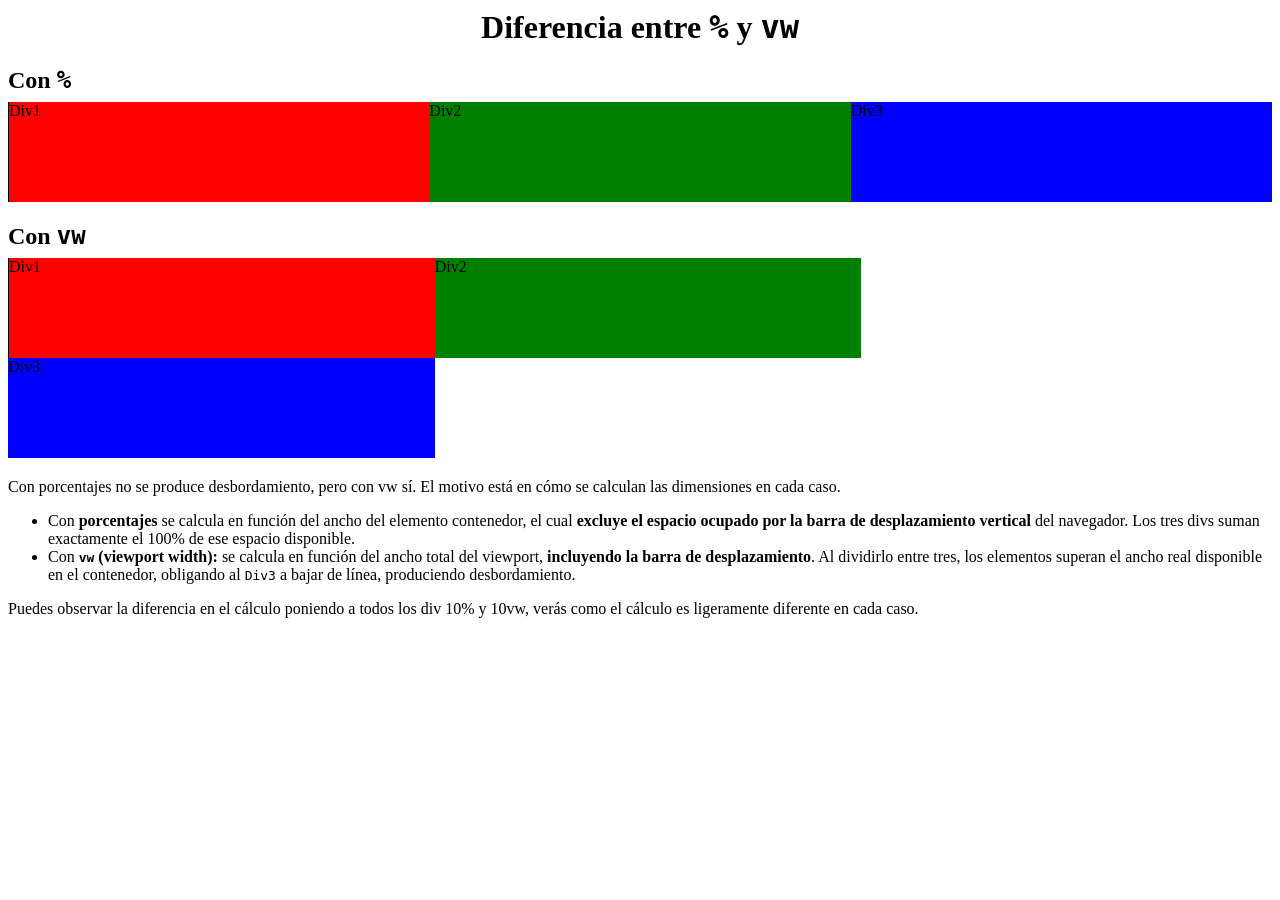
<file: 1. Maquetación Tradicional/vw-vs-porcentajes.html>
<!DOCTYPE html>
<html lang="es">

<head>
  <meta charset="UTF-8">
  <meta name="viewport" content="width=device-width, initial-scale=1.0">
  <title>Diferencia entre % y vw</title>
  <style>
    * {
      box-sizing: border-box;
    }

    h1 {
      margin: 0;
      font-size: 2rem;
      text-align: center;
    }

    h2 {
      font-size: 1.5rem;
      margin-bottom: 0.5rem;
    }

    .contenedor {
      display: flow-root;
      margin-bottom: 20px;
    }

    .contenedor div {
      float: left;
    }

    .contenedor :nth-child(1) {
      border-left: 1px solid black;
      background-color: red;
    }

    .contenedor :nth-child(2) {
      background-color: green;
    }

    .contenedor :nth-child(3) {
      background-color: blue;
    }

    .con-porcentaje div {
      width: calc(100% / 3);
      /* width: 10%; */
      height: 100px;
    }

    .con-vw div {
      width: calc(100vw / 3);
      /* width: 10vw; */
      height: 100px;
    }
  </style>
</head>

<body>
  <h1>Diferencia entre <code>%</code> y <code>vw</code></h1>
  <h2>Con <code>%</code></h2>
  <div class="contenedor con-porcentaje">
    <div>Div1</div>
    <div>Div2</div>
    <div>Div3</div>
  </div>

  <h2>Con <code>vw</code></h2>
  <div class="contenedor con-vw">
    <div>Div1</div>
    <div>Div2</div>
    <div>Div3</div>
  </div>

  <div class="explicacion">
    <p>Con porcentajes no se produce desbordamiento, pero con vw sí. El motivo está en cómo se calculan las dimensiones en cada caso.</p>
    <ul>
      <li>Con <strong>porcentajes</strong> se calcula en función del ancho del elemento contenedor, el cual <strong>excluye el espacio ocupado por la barra de desplazamiento vertical</strong> del navegador. Los tres divs suman exactamente el 100% de ese espacio disponible.</li>
      <li>Con <strong><code>vw</code> (viewport width):</strong> se calcula en función del ancho total del viewport, <strong>incluyendo la barra de desplazamiento</strong>. Al dividirlo entre tres, los elementos superan el ancho real disponible en el contenedor, obligando al <code>Div3</code> a bajar de línea, produciendo desbordamiento.</li>
    </ul>

    <p>Puedes observar la diferencia en el cálculo poniendo a todos los div 10% y 10vw, verás como el cálculo es ligeramente diferente en cada caso.</p>
  </div>

</body>

</html>
</file>
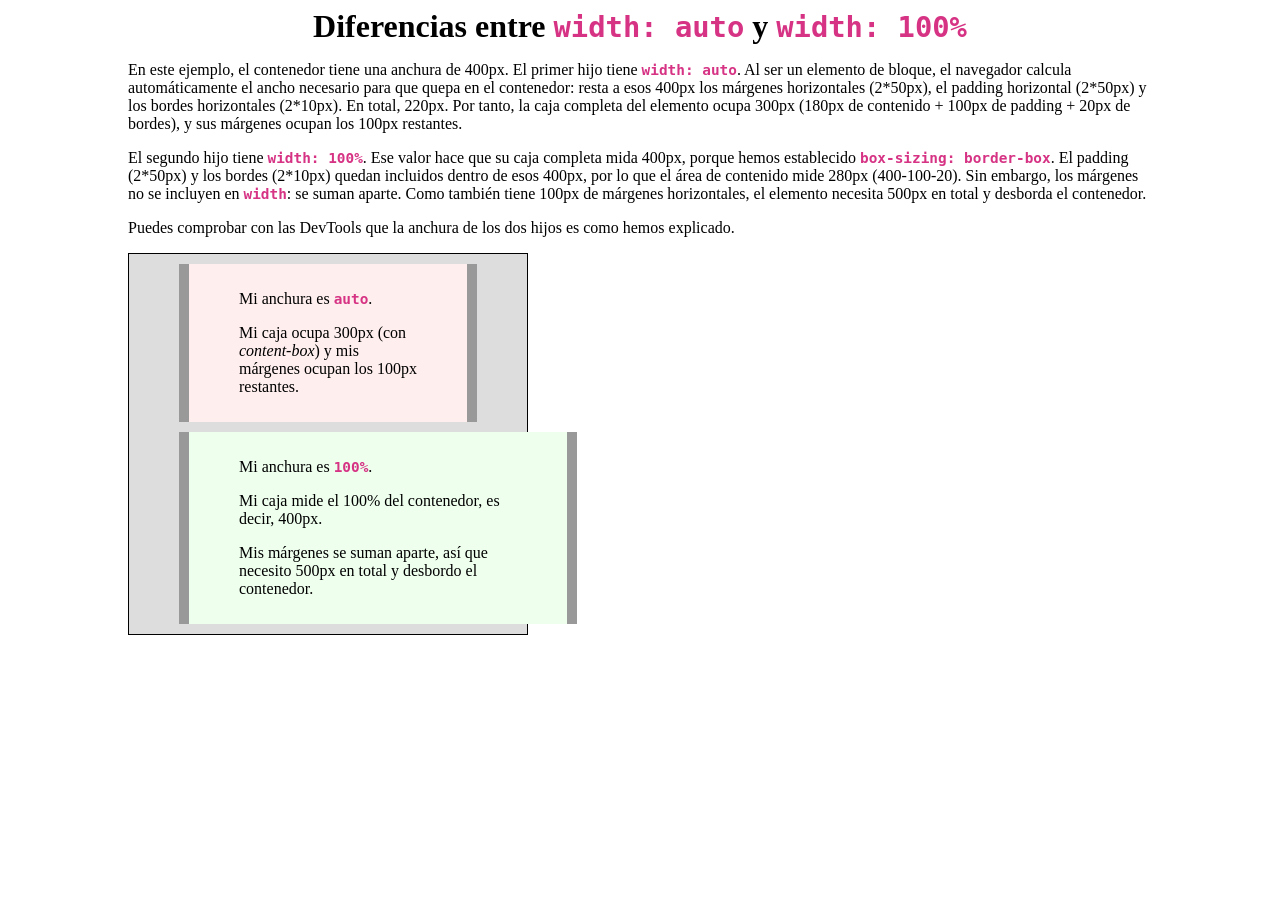
<file: 1. Maquetación Tradicional/width-auto-vs-100pc.html>
<!DOCTYPE html>
<html lang="en">

<head>
  <meta charset="UTF-8">
  <meta name="viewport" content="width=device-width, initial-scale=1.0">
  <title>width: auto vs. 100%</title>
  <style>
    * {
      box-sizing: border-box;
    }

    h1 {
      margin: 0;
      text-align: center;
    }

    #container {
      max-width: 1024px;
      margin: 0 auto;
    }

    #container-ejemplo {
      width: 400px;
      padding: 0;
      background: #ddd;
      border: 1px solid black;
      margin-bottom: 20px;
    }

    #container-ejemplo>* {
      margin: 10px 50px;
      padding: 10px 50px;
      border-color: #999;
      border-style: solid;
      border-width: 0 10px;
    }

    #container-ejemplo > *:nth-child(1) {
      width: auto;
      background: #fee;
    }

    #container-ejemplo > *:nth-child(2) {
      width: 100%;
      background: #efe;
    }

    code {
      color: #d63384;
      font-size: 0.9em;
      font-weight: bold;
      word-wrap: break-word;
      background-color: transparent;
      font-family: "Roboto Mono", monospace;
    }
  </style>
</head>

<body>

  <div id="container">
    <h1>Diferencias entre <code>width: auto</code> y <code>width: 100%</code></h1>

    <p>En este ejemplo, el contenedor tiene una anchura de 400px. El primer hijo tiene <code>width: auto</code>. Al ser un elemento de bloque, el navegador calcula automáticamente el ancho necesario para que quepa en el contenedor: resta a esos 400px los márgenes horizontales (2*50px), el padding horizontal (2*50px) y los bordes horizontales (2*10px). En total, 220px. Por tanto, la caja completa del elemento ocupa 300px (180px de contenido + 100px de padding + 20px de bordes), y sus márgenes ocupan los 100px restantes.</p>

    <p>El segundo hijo tiene <code>width: 100%</code>. Ese valor hace que su caja completa mida 400px, porque hemos establecido <code>box-sizing: border-box</code>. El padding (2*50px) y los bordes (2*10px) quedan incluidos dentro de esos 400px, por lo que el área de contenido mide 280px (400-100-20). Sin embargo, los márgenes no se incluyen en <code>width</code>: se suman aparte. Como también tiene 100px de márgenes horizontales, el elemento necesita 500px en total y desborda el contenedor.</p>

    <p>Puedes comprobar con las DevTools que la anchura de los dos hijos es como hemos explicado.</p>

    <div id="container-ejemplo">
      <div>
        <p>Mi anchura es <code>auto</code>.</p>
        <p>Mi caja ocupa 300px (con <i>content-box</i>) y mis márgenes ocupan los 100px restantes.</p>
      </div>

      <div>
        <p>Mi anchura es <code>100%</code>.</p>
        <p>Mi caja mide el 100% del contenedor, es decir, 400px.</p>
        <p>Mis márgenes se suman aparte, así que necesito 500px en total y desbordo el contenedor.</p>
      </div>
    </div>

  </div>

</body>

</html>
</file>
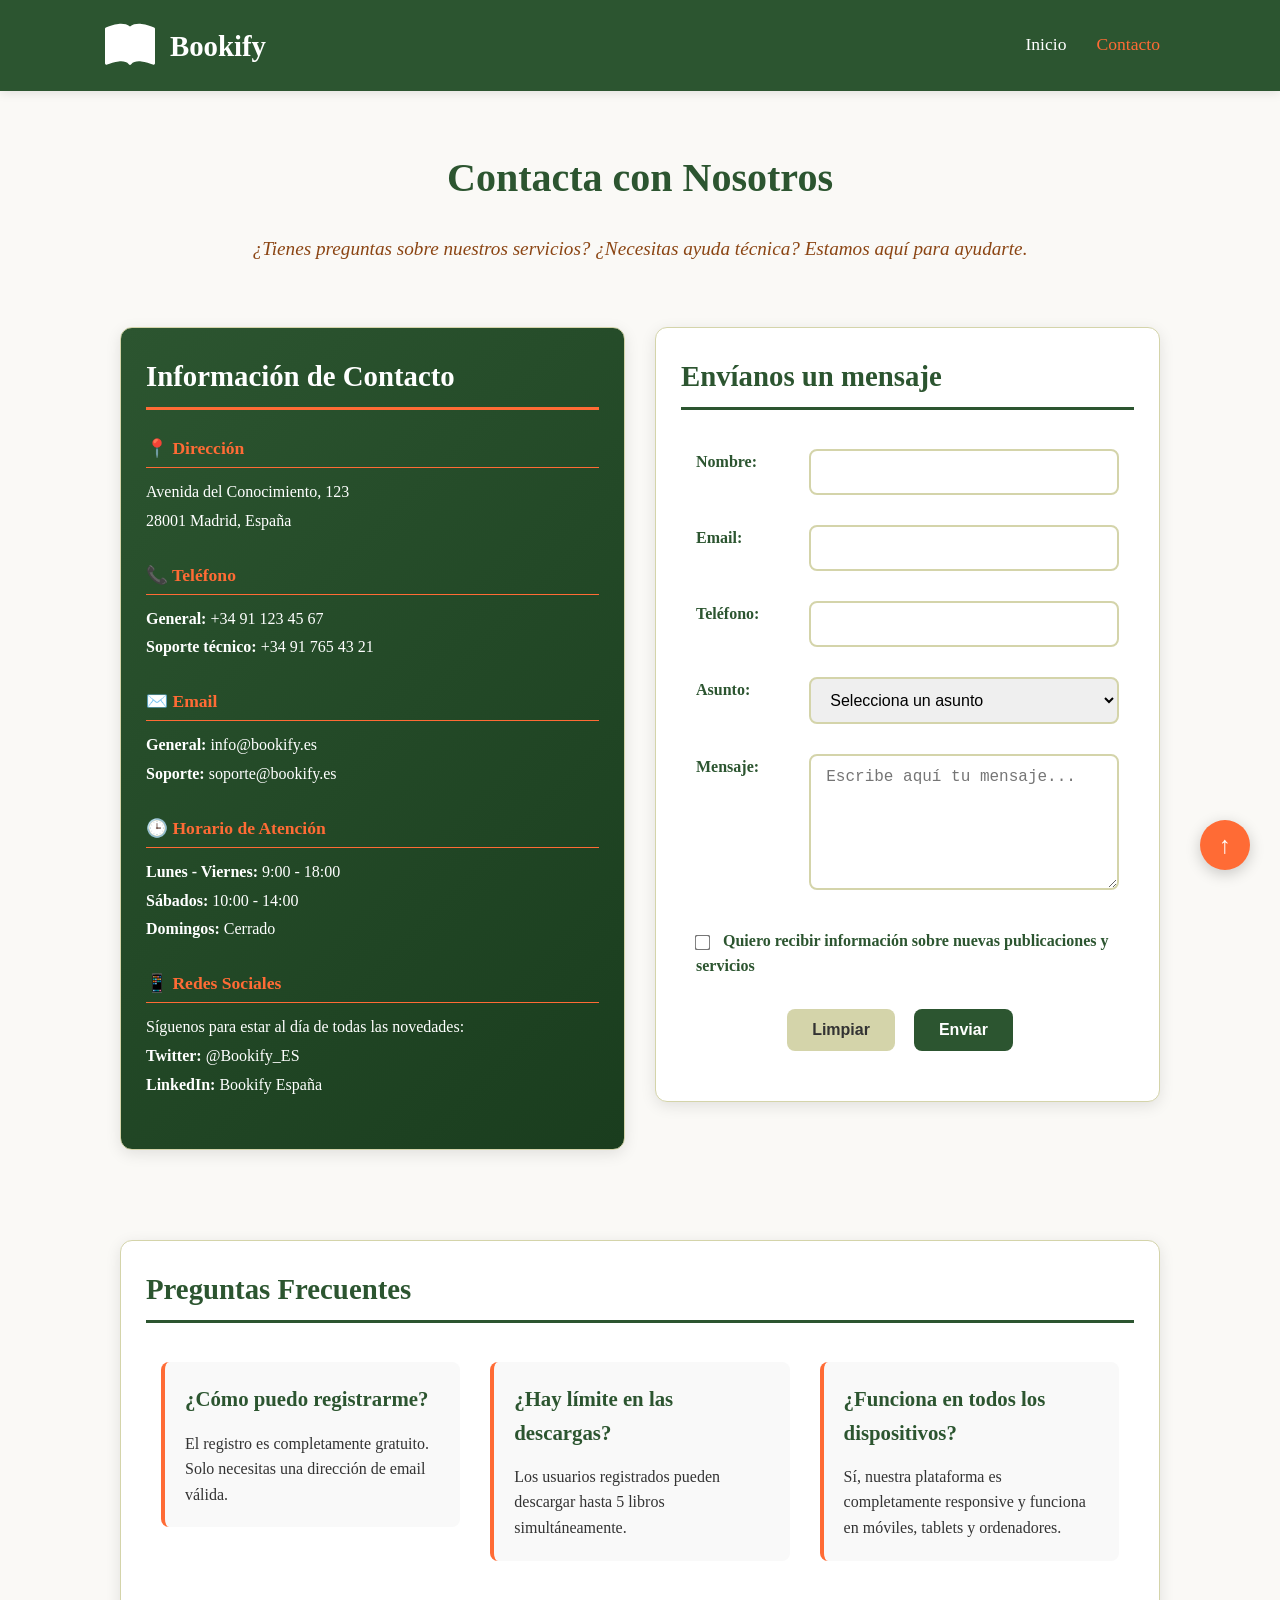
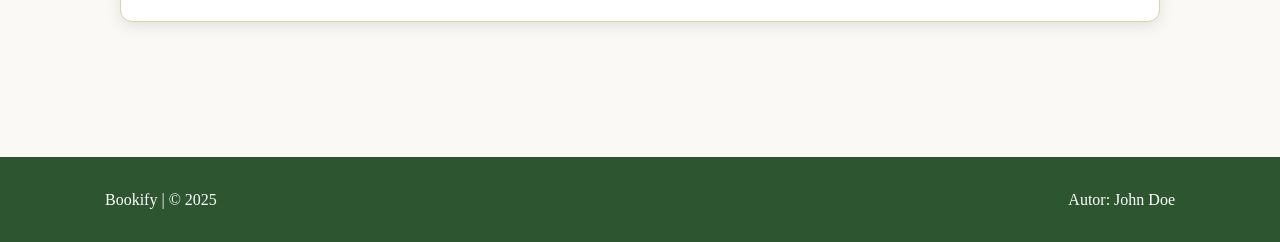
<file: PRÁCTICAS/P1. Maq. Tradicional (26-27)/Solución/contacto.html>
<!DOCTYPE html>
<html lang="es">

<head>
  <meta charset="UTF-8">
  <meta name="viewport" content="width=device-width, initial-scale=1.0">
  <title>Contacto - Bookify</title>
  <link rel="stylesheet" href="css/styles.css">
  <link rel="stylesheet" href="css/columnas.css">
</head>

<body>
  <header>
    <nav class="container clearfix">
      <a href="index.html" class="logo f-left">
        <img src="img/logo.svg" alt="Bookify Logo"><span>Bookify</span>
      </a>
      <a href="contacto.html" class="active f-right link">Contacto</a>
      <a href="index.html" class="f-right link">Inicio</a>
    </nav>
  </header>

  <main>
    <div class="container">
      <!-- Título principal -->
      <div class="row">
        <div class="col-12">
          <h1>Contacta con Nosotros</h1>
          <p class="intro-text">¿Tienes preguntas sobre nuestros servicios? ¿Necesitas ayuda técnica? Estamos aquí para ayudarte.</p>
        </div>
      </div>

      <!-- Contenido principal -->
      <div class="row">
        <!-- Información de contacto -->
        <div class="col-md-5 col-lg-6">
          <section class="card contact-info">
            <h2>Información de Contacto</h2>

            <div class="contact-item">
              <h3>📍 Dirección</h3>
              <p>Avenida del Conocimiento, 123<br>
                28001 Madrid, España</p>
            </div>

            <div class="contact-item">
              <h3>📞 Teléfono</h3>
              <p><strong>General:</strong> +34 91 123 45 67<br>
                <strong>Soporte técnico:</strong> +34 91 765 43 21
              </p>
            </div>

            <div class="contact-item">
              <h3>✉️ Email</h3>
              <p><strong>General:</strong> info@bookify.es<br>
                <strong>Soporte:</strong> soporte@bookify.es
              </p>
            </div>

            <div class="contact-item">
              <h3>🕒 Horario de Atención</h3>
              <p><strong>Lunes - Viernes:</strong> 9:00 - 18:00<br>
                <strong>Sábados:</strong> 10:00 - 14:00<br>
                <strong>Domingos:</strong> Cerrado
              </p>
            </div>

            <div class="contact-item">
              <h3>📱 Redes Sociales</h3>
              <p>Síguenos para estar al día de todas las novedades:<br>
                <strong>Twitter:</strong> @Bookify_ES<br>
                <strong>LinkedIn:</strong> Bookify España
              </p>
            </div>
          </section>
        </div>

        <!-- Formulario de contacto -->
        <div class="col-md-7 col-lg-6">
          <section class="card contact-form-section">
            <h2>Envíanos un mensaje</h2>

            <form class="contact-form" action="#" method="post">
              <div class="row">
                <div class="col-sm-3 col-lg-3">
                  <label for="nombre">Nombre:</label>
                </div>
                <div class="col-sm-9 col-lg-9">
                  <input type="text" id="nombre" name="nombre" required>
                </div>
              </div>

              <div class="row">
                <div class="col-sm-3 col-lg-3">
                  <label for="email">Email:</label>
                </div>
                <div class="col-sm-9 col-lg-9">
                  <input type="email" id="email" name="email" required>
                </div>
              </div>

              <div class="row">
                <div class="col-sm-3 col-lg-3">
                  <label for="telefono">Teléfono:</label>
                </div>
                <div class="col-sm-9 col-lg-9">
                  <input type="tel" id="telefono" name="telefono">
                </div>
              </div>

              <div class="row">
                <div class="col-sm-3 col-lg-3">
                  <label for="asunto">Asunto:</label>
                </div>
                <div class="col-sm-9 col-lg-9">
                  <select id="asunto" name="asunto" required>
                    <option value="">Selecciona un asunto</option>
                    <option value="soporte">Soporte técnico</option>
                    <option value="sugerencia">Sugerencias</option>
                    <option value="colaboracion">Colaboración</option>
                    <option value="otro">Otro</option>
                  </select>
                </div>
              </div>

              <div class="row">
                <div class="col-sm-3 col-lg-3">
                  <label for="mensaje">Mensaje:</label>
                </div>
                <div class="col-sm-9 col-lg-9">
                  <textarea id="mensaje" name="mensaje" rows="6" placeholder="Escribe aquí tu mensaje..." required></textarea>
                </div>
              </div>

              <div class="row">
                <div class="col-12">
                  <label class="checkbox-wrapper">
                    <input type="checkbox" id="newsletter" name="newsletter">
                    <span class="checkmark"></span>
                    Quiero recibir información sobre nuevas publicaciones y servicios
                  </label>
                </div>
              </div>

              <div class="row">
                <div class="col-12">
                  <div class="text-center">
                    <button type="reset" class="btn btn-secondary">Limpiar</button>
                    <button type="submit" class="btn btn-primary">Enviar</button>
                  </div>
                </div>
              </div>
            </form>
          </section>
        </div>
      </div>

      <!-- Sección adicional -->
      <div class="row">
        <div class="col-12">
          <section class="card faq-section">
            <h2>Preguntas Frecuentes</h2>
            <div class="row">
              <div class="col-lg-4">
                <div class="faq-item">
                  <h3>¿Cómo puedo registrarme?</h3>
                  <p>El registro es completamente gratuito. Solo necesitas una dirección de email válida.</p>
                </div>
              </div>
              <div class="col-lg-4">
                <div class="faq-item">
                  <h3>¿Hay límite en las descargas?</h3>
                  <p>Los usuarios registrados pueden descargar hasta 5 libros simultáneamente.</p>
                </div>
              </div>
              <div class="col-lg-4">
                <div class="faq-item">
                  <h3>¿Funciona en todos los dispositivos?</h3>
                  <p>Sí, nuestra plataforma es completamente responsive y funciona en móviles, tablets y ordenadores.</p>
                </div>
              </div>
            </div>
          </section>
        </div>
      </div>
    </div>
  </main>

  <footer>
    <div class="container clearfix">
      <div class="footer-content f-left">
        <p>Bookify | &copy; 2025</p>
      </div>

      <div class="footer-links f-right">
        <span class="footer-author">Autor: John Doe</span>
      </div>
    </div>
  </footer>

  <a href="#" class="scroll-to-top">↑</a>
</body>

</html>
</file>
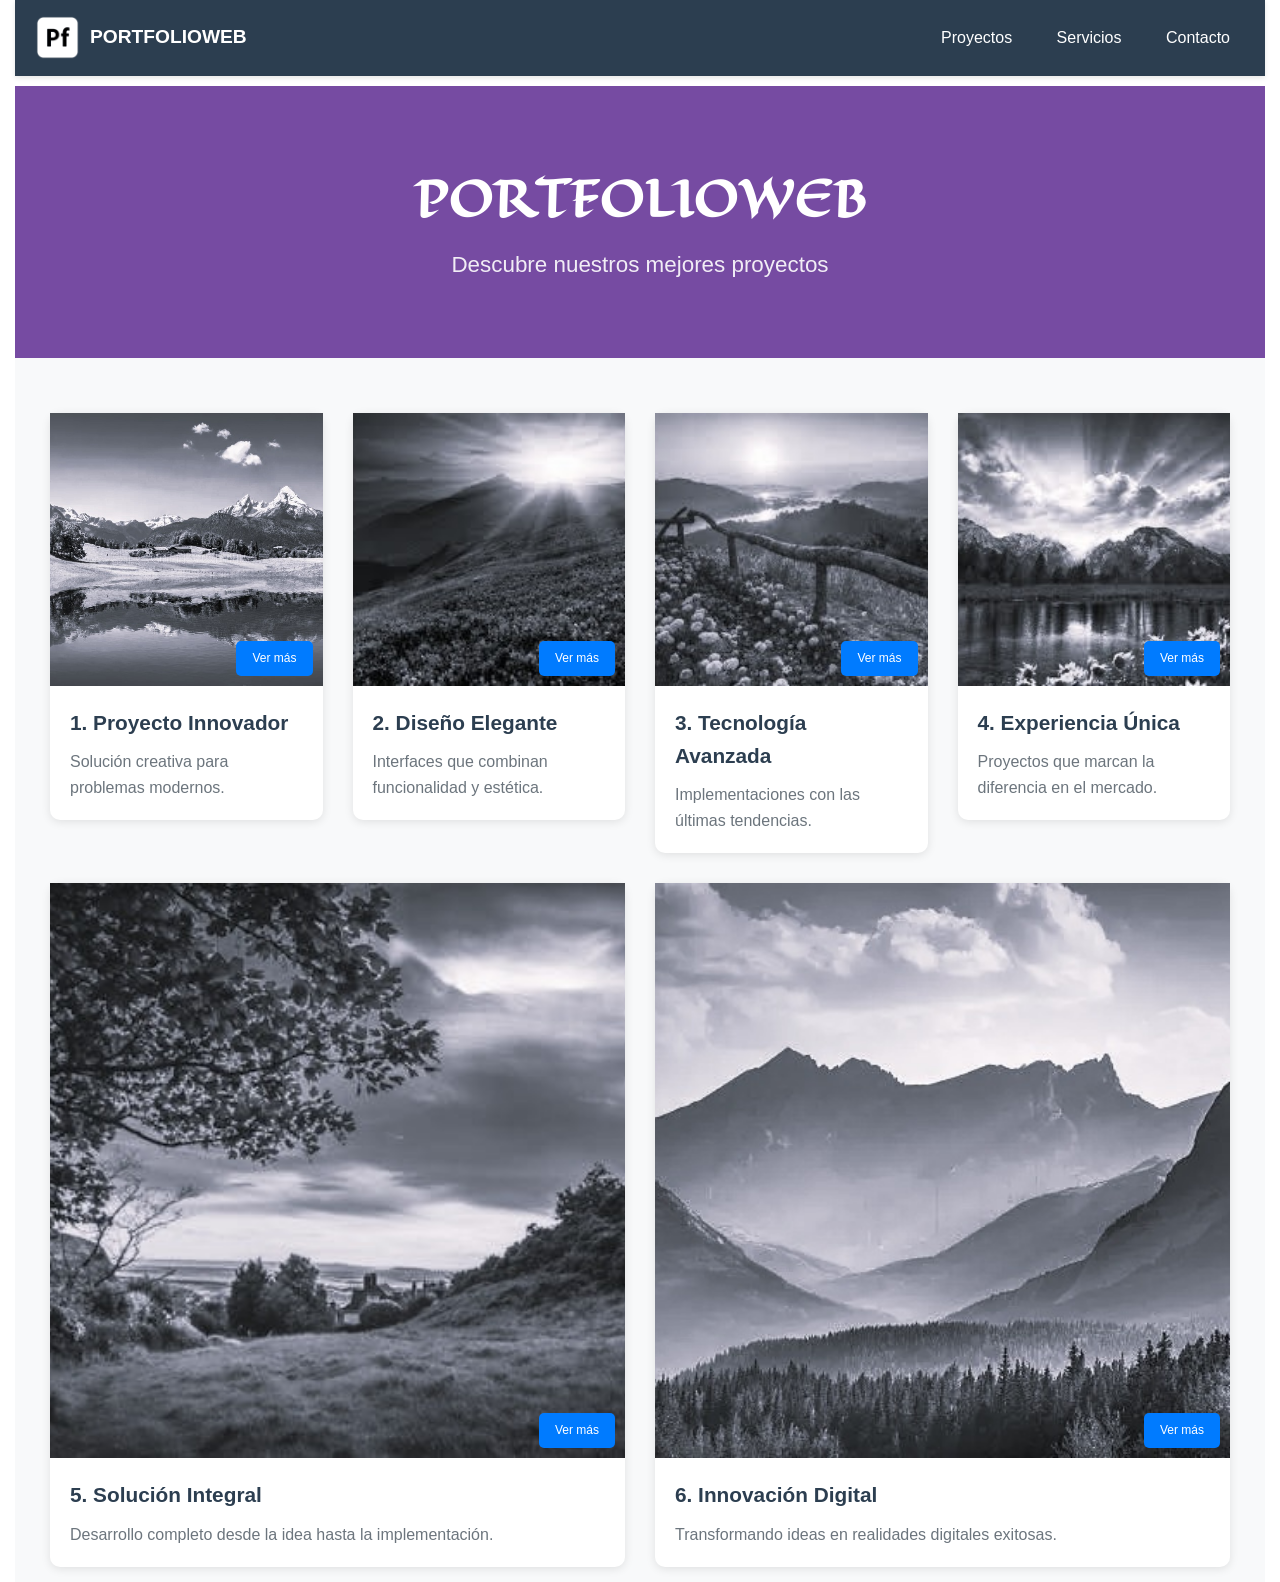
<file: EXAMENES DE OTROS AÑOS/Curso 25-26/2025-11-06. Maq. Trad/Solución/examen-maq-trad.html>
<!DOCTYPE html>
<html lang="es">

<head>
  <meta charset="UTF-8">
  <meta http-equiv="X-UA-Compatible" content="IE=edge">
  <meta name="viewport" content="width=device-width, initial-scale=1.0">
  <title>2025-11-06. Examen Maq. Tradicional</title>
  <link rel="stylesheet" href="css/examen-maq-trad.css">
  <link rel="stylesheet" href="css/columnas.css">

  <!-- Google fonts -->
  <link rel="preconnect" href="https://fonts.googleapis.com">
  <link rel="preconnect" href="https://fonts.gstatic.com" crossorigin>
  <link href="https://fonts.googleapis.com/css2?family=Eagle+Lake&family=Montserrat:ital,wght@0,100..900;1,100..900&display=swap" rel="stylesheet">
</head>

<body>
  <div id="container">
    <header class="clearfix">
      <a href="index.html" class="logo f-left">
        <img src="img/logo.png" alt="logo"><span>PORTFOLIOWEB</span>
      </a>

      <nav class="f-right">
        <a href="proyectos.html" class="nav-link">Proyectos</a>
        <a href="servicios.html" class="nav-link">Servicios</a>
        <a href="contacto.html" class="nav-link">Contacto</a>
      </nav>
    </header>

    <main>
      <section class="hero">
        <div class="row">
          <div class="col-12">
            <h1 class="main-title">PORTFOLIOWEB</h1>
            <p class="subtitle">Descubre nuestros mejores proyectos</p>
          </div>
        </div>
      </section>

      <section class="cards-section">
        <div class="row">
          <div class="col-xl-3 col-sm-4">
            <div class="card">
              <div class="img-container">
                <img src="img/img1.jpg" alt="Proyecto 1">
                <a href="#" class="btn-more">Ver más</a>
              </div>
              <div class="card-content">
                <h3>1. Proyecto Innovador</h3>
                <p>Solución creativa para problemas modernos.</p>
              </div>
            </div>
          </div>

          <div class="col-xl-3 col-sm-4">
            <div class="card">
              <div class="img-container">
                <img src="img/img2.jpg" alt="Proyecto 2">
                <a href="#" class="btn-more">Ver más</a>
              </div>
              <div class="card-content">
                <h3>2. Diseño Elegante</h3>
                <p>Interfaces que combinan funcionalidad y estética.</p>
              </div>
            </div>
          </div>

          <div class="col-xl-3 col-sm-4">
            <div class="card">
              <div class="img-container">
                <img src="img/img3.jpg" alt="Proyecto 3">
                <a href="#" class="btn-more">Ver más</a>
              </div>
              <div class="card-content">
                <h3>3. Tecnología Avanzada</h3>
                <p>Implementaciones con las últimas tendencias.</p>
              </div>
            </div>
          </div>

          <div class="col-xl-3 col-sm-6">
            <div class="card">
              <div class="img-container">
                <img src="img/img4.jpg" alt="Proyecto 4">
                <a href="#" class="btn-more">Ver más</a>
              </div>
              <div class="card-content">
                <h3>4. Experiencia Única</h3>
                <p>Proyectos que marcan la diferencia en el mercado.</p>
              </div>
            </div>
          </div>

          <div class="col-xl-6 col-sm-6">
            <div class="card">
              <div class="img-container">
                <img src="img/img5.jpg" alt="Proyecto 5">
                <a href="#" class="btn-more">Ver más</a>
              </div>
              <div class="card-content">
                <h3>5. Solución Integral</h3>
                <p>Desarrollo completo desde la idea hasta la implementación.</p>
              </div>
            </div>
          </div>

          <div class="col-xl-6 col-sm-12">
            <div class="card">
              <div class="img-container">
                <img src="img/img6.jpg" alt="Proyecto 6">
                <a href="#" class="btn-more">Ver más</a>
              </div>
              <div class="card-content">
                <h3>6. Innovación Digital</h3>
                <p>Transformando ideas en realidades digitales exitosas.</p>
              </div>
            </div>
          </div>
        </div>
      </section>
    </main>
  </div>

</body>

</html>
</file>
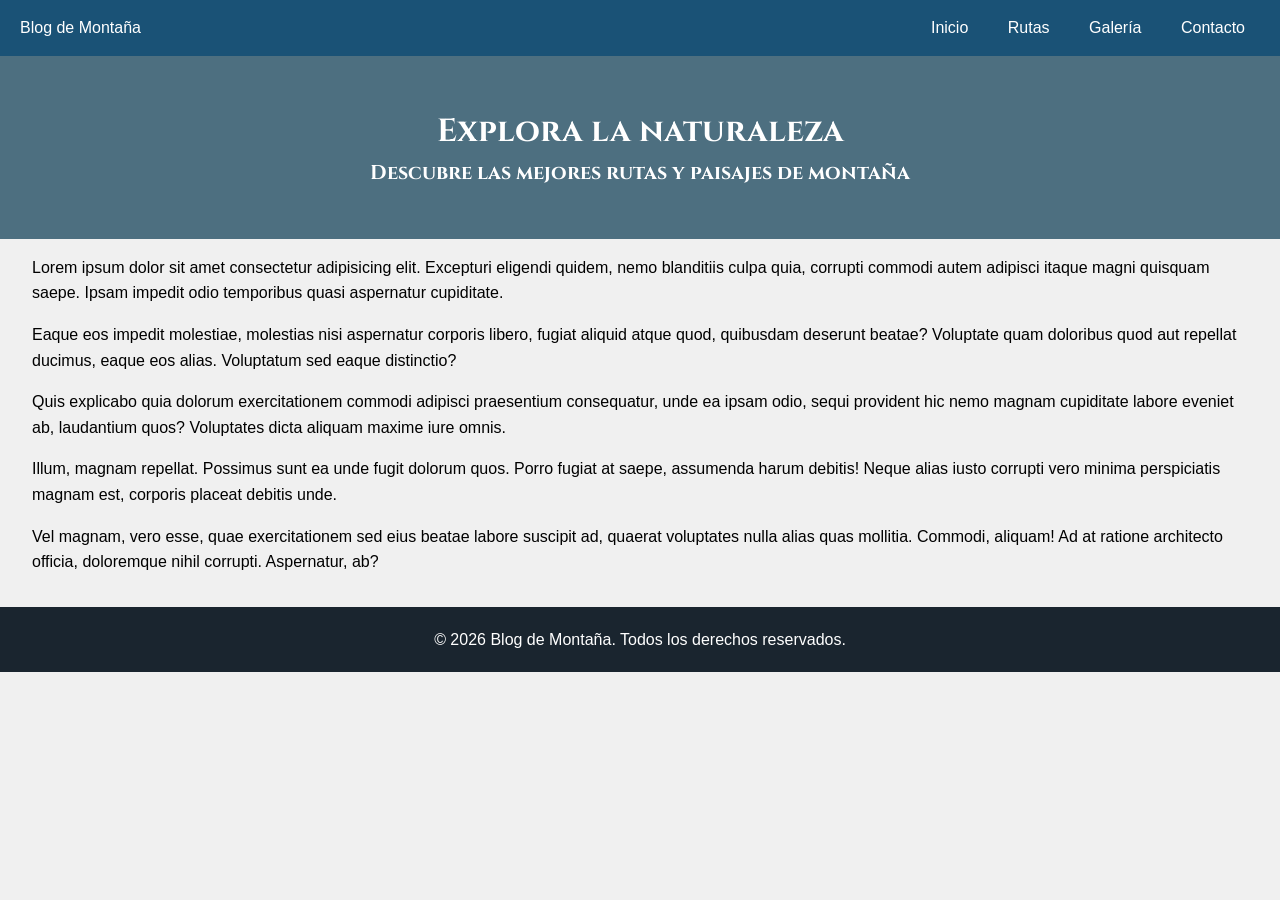
<file: EXAMENES DE OTROS AÑOS/Curso 25-26/2026-03-11. Examen marzo 1. RA1/Solución/examen-ra1-solucion.html>
<!DOCTYPE html>
<html lang="es">

<head>
  <meta charset="UTF-8">
  <meta name="viewport" content="width=device-width, initial-scale=1.0">
  <title>Blog de Montaña</title>
  <link rel="stylesheet" href="examen-ra1-estilos-base.css">
  <link rel="stylesheet" href="examen-ra1-solucion.css">

  <!-- Importamos la fuente "Cinzel" de Google Fonts -->
  <link rel="preconnect" href="https://fonts.googleapis.com">
  <link rel="preconnect" href="https://fonts.gstatic.com" crossorigin>
  <link href="https://fonts.googleapis.com/css2?family=Cinzel:wght@400..900&family=Eagle+Lake&family=Google+Sans+Flex:opsz,wght@6..144,1..1000&family=Montserrat:ital,wght@0,100..900;1,100..900&display=swap" rel="stylesheet">
</head>

<body>
  <header>
    <div>Blog de Montaña</div>
    <nav>
      <a href="#" class="nav-link">Inicio</a>
      <a href="#" class="nav-link">Rutas</a>
      <a href="#" class="nav-link">Galería</a>
      <a href="#" class="nav-link">Contacto</a>
    </nav>
  </header>

  <main>
    <section class="hero">
      <h1>Explora la naturaleza</h1>
      <h2>Descubre las mejores rutas y paisajes de montaña</h2>
    </section>

    <section class="text-content">

      <p>Lorem ipsum dolor sit amet consectetur adipisicing elit. Excepturi eligendi quidem, nemo blanditiis culpa quia, corrupti commodi autem adipisci itaque magni quisquam saepe. Ipsam impedit odio temporibus quasi aspernatur cupiditate.</p>
      <p>Eaque eos impedit molestiae, molestias nisi aspernatur corporis libero, fugiat aliquid atque quod, quibusdam deserunt beatae? Voluptate quam doloribus quod aut repellat ducimus, eaque eos alias. Voluptatum sed eaque distinctio?</p>
      <p>Quis explicabo quia dolorum exercitationem commodi adipisci praesentium consequatur, unde ea ipsam odio, sequi provident hic nemo magnam cupiditate labore eveniet ab, laudantium quos? Voluptates dicta aliquam maxime iure omnis.</p>
      <p>Illum, magnam repellat. Possimus sunt ea unde fugit dolorum quos. Porro fugiat at saepe, assumenda harum debitis! Neque alias iusto corrupti vero minima perspiciatis magnam est, corporis placeat debitis unde.</p>
      <p>Vel magnam, vero esse, quae exercitationem sed eius beatae labore suscipit ad, quaerat voluptates nulla alias quas mollitia. Commodi, aliquam! Ad at ratione architecto officia, doloremque nihil corrupti. Aspernatur, ab?</p>

    </section>
  </main>

  <footer>
    <p>&copy; 2026 Blog de Montaña. Todos los derechos reservados.</p>
  </footer>
</body>

</html>
</file>
<file: PRÁCTICAS/P1. Maq. Tradicional (26-27)/Solución/css/styles.css>
/* Estilos generales */
:root {
  --primary-color: #2c5530;
  --secondary-color: #ff6b35;
  --accent-color: #8b4513;
  --bg-color: #faf9f6;
  --shadow-color: #d4d4aa;
  --text-color: #333;
  --white: #ffffff;
  --hover-primary: #1a3d1e;
  --hover-secondary: #e55a2b;
}

* {
  box-sizing: border-box;
  margin: 0;
  padding: 0;
}

html {
  scroll-behavior: smooth;
}

body {
  font-family: "Georgia", "Times New Roman", serif;
  line-height: 1.6;
  color: var(--text-color);
  background-color: var(--bg-color);
}

h1,
h2,
h3 {
  margin-bottom: 1rem;
  color: var(--primary-color);
  font-weight: bold;
}

h1 {
  font-size: 2.5rem;
  text-align: center;
  margin-bottom: 1.5rem;
}

h2 {
  font-size: 1.8rem;
  border-bottom: 3px solid var(--primary-color);
  padding-bottom: 0.5rem;
  margin-bottom: 1.5rem;
}

h3 {
  font-size: 1.3rem;
  border-bottom: 1px solid var(--shadow-color);
  padding-bottom: 0.3rem;
}

.intro-text {
  font-size: 1.2rem;
  text-align: center;
  color: var(--accent-color);
  margin-bottom: 2rem;
  font-style: italic;
}

/* Utilidades de float */
.f-left {
  float: left;
}

.f-right {
  float: right;
}

.clearfix::after {
  content: "";
  clear: both;
  display: table;
}

/* Utilidades de aspecto */
.aspect-ratio-16-9 {
  aspect-ratio: 16/9;
}

.aspect-ratio-4-3 {
  aspect-ratio: 4/3;
}

.aspect-ratio-2-1 {
  aspect-ratio: 2/1;
}

/* Utilidades de margen */
.mb-0 {
  margin-bottom: 0 !important;
}

.mb-1 {
  margin-bottom: 0.5rem !important;
}

.mb-2 {
  margin-bottom: 1rem !important;
}

.mb-3 {
  margin-bottom: 1.5rem !important;
}

/* Utilidades de padding */
.p-0 {
  padding: 0 !important;
}

.p-1 {
  padding: 0.5rem !important;
}

.p-2 {
  padding: 1rem !important;
}

.p-3 {
  padding: 1.5rem !important;
}

/* Utilidades de width */
.w-100 {
  width: 100% !important;
}

.w-auto {
  width: auto !important;
}

/* Otras utilidades */
.text-center {
  text-align: center !important;
}

.text-right {
  text-align: right !important;
}

.cursor-pointer {
  cursor: pointer !important;
}

/* Container */
.container {
  max-width: 1100px;
  margin: 0 auto;
  padding: 0 15px;
}

/* Header y navegación */
header {
  background-color: var(--primary-color);
  color: var(--white);
  padding: 20px 0;
  position: sticky;
  top: 0;
  z-index: 999;
  box-shadow: 0 2px 10px rgba(0, 0, 0, 0.1);
}

.logo {
  text-decoration: none;
  color: var(--white);
  font-size: 1.8rem;
  font-weight: bold;
}

.logo img {
  width: 50px;
  height: 50px;
  margin-right: 15px;
  vertical-align: middle;
}

.logo span {
  vertical-align: middle;
}

header ul {
  list-style: none;
  height: 50px;
  line-height: 50px;
}

header li {
  display: inline-block;
  margin-left: 30px;
}

header a {
  color: var(--white);
  text-decoration: none;
  font-size: 1.1rem;
  font-weight: 500;
  display: block;
}

header a.link {
  padding: 10px 15px;
}

header a:hover,
header a.active {
  color: var(--secondary-color);
}

/* Main content */
main {
  padding: 40px 0;
  min-height: calc(100vh - 200px);
}

/* Tarjetas */
.card {
  background: var(--white);
  border-radius: 12px;
  padding: 25px;
  margin-bottom: 30px;
  box-shadow: 0 4px 15px rgba(0, 0, 0, 0.1);
  transition: all 0.2s ease;
  border: 1px solid var(--shadow-color);
  position: relative;
  top: 0;
}

.card:hover {
  box-shadow: 0 8px 25px rgba(0, 0, 0, 0.35);
  top: -10px;
}

.card img {
  width: 100%;
  border-radius: 8px;
  margin-bottom: 15px;
  object-fit: cover;
}

/* Libro destacado */
.autor {
  color: var(--accent-color);
  font-style: italic;
  margin-bottom: 10px;
}

.book-meta {
  margin-top: 15px;
}

.book-meta::after {
  content: "";
  clear: both;
  display: table;
}

.genre {
  float: left;
  background: var(--primary-color);
  color: var(--white);
  padding: 5px 12px;
  border-radius: 20px;
  font-size: 0.9rem;
  font-weight: bold;
}

.rating {
  float: right;
  color: var(--secondary-color);
  font-size: 1.2rem;
}

/* Sidebar */
.sidebar-card {
  background: linear-gradient(135deg, var(--white) 0%, #f8f8f8 100%);
}

/* Lista de novedades */
.book-list {
  .book-item {
    padding: 15px 0;
    border-bottom: 1px solid var(--shadow-color);

    &:last-child {
      border-bottom: none;
    }
  }

  img {
    margin-right: 15px;
    border-radius: 4px;
    aspect-ratio: 16/9;
    object-fit: cover;
  }

  strong {
    color: var(--primary-color);
    display: block;
    margin-bottom: 5px;
  }

  p {
    color: var(--accent-color);
    font-size: 0.9rem;
    margin: 0;
  }
}

/* Tarjetas de género */
.genre-card {
  text-align: center;
  /* position: relative; */
  /* overflow: hidden; */
}

.genre-content {
  padding-top: 15px;
}

.book-count {
  display: inline-block;
  background: var(--secondary-color);
  color: var(--white);
  padding: 8px 15px;
  border-radius: 25px;
  font-size: 0.9rem;
  font-weight: bold;
  margin-top: 10px;
}

/* Tarjetas de servicio */
.service-card {
  text-align: center;
}

.service-icon {
  font-size: 3rem;
  margin-bottom: 20px;
  display: block;
}

.service-features {
  list-style: none;
  text-align: left;
  margin-top: 20px;
}

.service-features li {
  padding: 8px 0;
  color: var(--primary-color);
  font-weight: 500;
}

/* Página de contacto */
.contact-info {
  background: linear-gradient(135deg, var(--primary-color) 0%, var(--hover-primary) 100%);
  color: var(--white);
}

.contact-info h2 {
  color: var(--white);
  border-bottom-color: var(--secondary-color);
}

.contact-item {
  margin-bottom: 25px;
}

.contact-item h3 {
  color: var(--secondary-color);
  border-bottom-color: var(--secondary-color);
  font-size: 1.1rem;
  margin-bottom: 10px;
}

.contact-item p {
  margin: 0;
  line-height: 1.8;
}

/* Formulario */
.contact-form-section {
  background: var(--white);
}

.contact-form label {
  font-weight: bold;
  color: var(--primary-color);
  display: block;
}

.contact-form input,
.contact-form select,
.contact-form textarea {
  width: 100%;
  padding: 12px 15px;
  border: 2px solid var(--shadow-color);
  border-radius: 8px;
  font-size: 1rem;
  transition: border-color 0.3s ease, box-shadow 0.3s ease;
}

.contact-form input:focus,
.contact-form select:focus,
.contact-form textarea:focus {
  outline: none;
  border-color: var(--primary-color);
  box-shadow: 0 0 0 3px rgba(44, 85, 48, 0.1);
}

.contact-form textarea {
  resize: vertical;
  min-height: 120px;
}

/* Botones */
.btn {
  display: inline-block;
  padding: 12px 25px;
  border: none;
  border-radius: 8px;
  font-size: 1rem;
  font-weight: bold;
  text-decoration: none;
  cursor: pointer;
  transition: all 0.3s ease;
  margin-right: 15px;
  margin-bottom: 10px;
}

.btn-primary {
  background-color: var(--primary-color);
  color: var(--white);
}

.btn-primary:hover {
  background-color: var(--hover-primary);
}

.btn-secondary {
  background-color: var(--shadow-color);
  color: var(--text-color);
}

.btn-secondary:hover {
  background-color: #c0c09a;
}

/* Checkbox personalizado */
.checkbox-wrapper {
  cursor: pointer;
}

.checkbox-wrapper input[type="checkbox"] {
  width: auto;
  margin: 0 10px 0 0;
  transform: scale(1.2);
  vertical-align: middle;
}

/* FAQ */
.faq-section {
  margin-top: 30px;
}

.faq-item {
  background: #f9f9f9;
  padding: 20px;
  border-radius: 8px;
  border-left: 4px solid var(--secondary-color);
  margin-bottom: 20px;
}

.faq-item h3 {
  color: var(--primary-color);
  margin-bottom: 10px;
  border-bottom: none;
}

/* Footer */
footer {
  background-color: var(--primary-color);
  color: var(--white);
  padding: 30px 0;
  margin-top: 50px;
}

.footer-content {
  overflow: hidden;
}

.footer-content p {
  margin: 0;
  font-size: 1rem;
  float: left;
}

.footer-links {
  float: right;
}

.footer-links::after {
  content: "";
  clear: both;
  display: table;
}

.footer-link {
  display: inline-block;
  vertical-align: middle;
  color: var(--white);
  text-decoration: none;
  margin-left: 25px;
  font-size: 0.9rem;
  transition: color 0.3s ease;
  position: relative;
  padding-left: 10px;
}

.footer-link:hover {
  color: var(--secondary-color);
}

.footer-link:hover::before {
  content: "";
  position: absolute;
  left: 0;
  top: 0;
  bottom: 0;
  width: 5px;
  background-color: var(--white);
}

.footer-link img {
  width: 20px;
  height: 20px;
  margin-right: 8px;
}

/* Scroll to top */
.scroll-to-top {
  position: fixed;
  bottom: 30px;
  right: 30px;
  background-color: var(--secondary-color);
  color: var(--white);
  width: 50px;
  height: 50px;
  border-radius: 50%;
  text-align: center;
  line-height: 50px;
  text-decoration: none;
  font-size: 1.5rem;
  font-weight: bold;
  transition: all 0.3s ease;
  box-shadow: 0 4px 15px rgba(0, 0, 0, 0.2);
  z-index: 1000;
}

.scroll-to-top:hover {
  background-color: var(--hover-secondary);
  box-shadow: 0 6px 20px rgba(0, 0, 0, 0.3);
}

/* Responsive adjustments */
@media (max-width: 899px) {
  .contact-form label {
    text-align: left;
  }
}

@media (max-width: 599px) {
  .scroll-to-top {
    display: none;
  }

  header ul {
    display: block;
    text-align: right;
    height: auto;
    line-height: normal;
  }

  header li {
    display: block;
    margin: 5px 0;
    text-align: right;
  }

  .footer-links {
    float: none;
    text-align: right;
  }

  .footer-link {
    display: block;
    margin: 5px 0;
  }

  h1 {
    font-size: 2rem;
  }

  .intro-text {
    font-size: 1rem;
  }

  .btn {
    display: block;
    width: 100%;
    margin-right: 0;
    text-align: center;
  }
}

.d-none {
  display: none !important;
}
</file>
<file: PRÁCTICAS/P1. Maq. Tradicional (26-27)/Solución/css/columnas.css>
.row::after {
  content: "";
  clear: both;
  display: table;
}

[class*="col-"] {
  float: left;
  width: 100%;
  padding: 15px;
}

@media (min-width: 600px) {
  /* Para centrar la última card hacemos que no flote y lo centramos */
  .card-last {
    clear: both;
    float: none;
    margin: 0 auto;
  }

  .col-sm-1 {
    width: 8.33%;
  }
  .col-sm-2 {
    width: 16.66%;
  }
  .col-sm-3 {
    width: 25%;
  }
  .col-sm-4 {
    width: 33.33%;
  }
  .col-sm-5 {
    width: 41.66%;
  }
  .col-sm-6 {
    width: 50%;
  }
  .col-sm-7 {
    width: 58.33%;
  }
  .col-sm-8 {
    width: 66.66%;
  }
  .col-sm-9 {
    width: 75%;
  }
  .col-sm-10 {
    width: 83.33%;
  }
  .col-sm-11 {
    width: 91.66%;
  }
  .col-sm-12 {
    width: 100%;
  }
}

@media (min-width: 750px) {
  .card-last {
    clear: none;
    float: left;
  }

  .col-md-1 {
    width: 8.33%;
  }
  .col-md-2 {
    width: 16.66%;
  }
  .col-md-3 {
    width: 25%;
  }
  .col-md-4 {
    width: 33.33%;
  }
  .col-md-5 {
    width: 41.66%;
  }
  .col-md-6 {
    width: 50%;
  }
  .col-md-7 {
    width: 58.33%;
  }
  .col-md-8 {
    width: 66.66%;
  }
  .col-md-9 {
    width: 75%;
  }
  .col-md-10 {
    width: 83.33%;
  }
  .col-md-11 {
    width: 91.66%;
  }
  .col-md-12 {
    width: 100%;
  }
}

@media (min-width: 900px) {
  .col-lg-1 {
    width: 8.33%;
  }
  .col-lg-2 {
    width: 16.66%;
  }
  .col-lg-3 {
    width: 25%;
  }
  .col-lg-4 {
    width: 33.33%;
  }
  .col-lg-5 {
    width: 41.66%;
  }
  .col-lg-6 {
    width: 50%;
  }
  .col-lg-7 {
    width: 58.33%;
  }
  .col-lg-8 {
    width: 66.66%;
  }
  .col-lg-9 {
    width: 75%;
  }
  .col-lg-10 {
    width: 83.33%;
  }
  .col-lg-11 {
    width: 91.66%;
  }
  .col-lg-12 {
    width: 100%;
  }
}
</file>
<file: EXAMENES DE OTROS AÑOS/Curso 25-26/2025-11-06. Maq. Trad/Solución/css/examen-maq-trad.css>
/* Custom properties */
:root {
  --header-bg-color: #2c3e50;
  --font-family-body: Arial, "sans-serif";
}

/* Reset básico */
* {
  margin: 0;
  padding: 0;
  box-sizing: border-box;
}

body {
  font-family: var(--font-family-body);
  line-height: 1.6;
}

.f-left {
  float: left;
}

.f-right {
  float: right;
}

h1 {
  font-family: "Eagle Lake";
  font-weight: 400;
  font-style: normal;
}

#container {
  width: 100%;
  max-width: 1250px;
  margin: 0 auto;
}

/* Header */
header {
  background-color: var(--header-bg-color);
  color: #fff;
  padding: 15px 20px;
  position: sticky;
  top: 0;
  left: 0;
  z-index: 9999;
  box-shadow: 0 2px 5px rgba(0, 0, 0, 0.1);
}

.logo {
  text-decoration: none;
  color: #fff;
  font-weight: bold;
  font-size: 1.2em;
}

.logo img {
  height: 45px;
  margin-right: 10px;
  vertical-align: middle;
}

.nav-link {
  color: white;
  text-decoration: none;
  padding: 10px 15px;
  margin-left: 10px;
  display: inline-block;
  border-radius: 5px;
}

.nav-link:hover {
  background-color: rgba(255, 255, 255, 0.2);
}

/* Main */
main {
  background-color: #f8f9fa;
  padding: 0;
  margin-top: 10px;
}

/* Hero section */
.hero {
  text-align: center;
  padding: 40px 0;
  background-color: #764ba2;
  color: white;
  margin-bottom: 40px;
}

.main-title {
  font-size: 2.5em;
  margin-bottom: 10px;
  font-weight: bold;
}

.subtitle {
  font-size: 1.2em;
  opacity: 0.9;
}

/* Cards section */
.cards-section {
  padding: 0 20px;
}

.card {
  background: white;
  border-radius: 10px;
  box-shadow: 0 2px 10px rgba(0, 0, 0, 0.1);
}

.card:hover {
  box-shadow: 0 5px 20px rgba(0, 0, 0, 0.25);
}

.img-container {
  width: 100%;
  position: relative;
}

.img-container img {
  width: 100%;
  height: auto;
  display: block;
  aspect-ratio: 1/1;
  object-fit: cover; /* Evita distorsión manteniendo la proporción */
}

a.btn-more {
  position: absolute;
  bottom: 10px;
  right: 10px;
  background-color: #007bff;
  text-decoration: none;
  color: white;
  border: none;
  padding: 8px 16px;
  border-radius: 5px;
  cursor: pointer;
  font-size: 0.75em;
}

.card-content {
  padding: 20px;
}

.card-content h3 {
  margin-bottom: 10px;
  color: var(--header-bg-color);
  font-size: 1.3em;
}

.card-content p {
  color: #6c757d;
}
</file>
<file: EXAMENES DE OTROS AÑOS/Curso 25-26/2025-11-06. Maq. Trad/Solución/css/columnas.css>
/* MOBILE FIRST */
[class*="col-"] {
  width: 100%;
  float: left;
  padding: 15px;
}

.row::after,
.clearfix::after {
  content: "";
  clear: both;
  display: table;
}

/* TABLETS: 768-1024px */
@media only screen and (min-width: 768px) {
  .hero {
    padding: 60px 0;
  }

  .main-title {
    font-size: 3em;
  }

  .subtitle {
    font-size: 1.4em;
  }

  .col-sm-1 {
    width: 8.33%;
  }

  .col-sm-2 {
    width: 16.66%;
  }

  .col-sm-3 {
    width: 25%;
  }

  .col-sm-4 {
    width: 33.33%;
  }

  .col-sm-5 {
    width: 41.66%;
  }

  .col-sm-6 {
    width: 50%;
  }

  .col-sm-7 {
    width: 58.33%;
  }

  .col-sm-8 {
    width: 66.66%;
  }

  .col-sm-9 {
    width: 75%;
  }

  .col-sm-10 {
    width: 83.33%;
  }

  .col-sm-11 {
    width: 91.66%;
  }

  .col-sm-12 {
    width: 100%;
  }
}
/* ESCRITORIO: > 1024px */
@media only screen and (min-width: 1024px) {
  .col-xl-1 {
    width: 8.33%;
  }

  .col-xl-2 {
    width: 16.66%;
  }

  .col-xl-3 {
    width: 25%;
  }

  .col-xl-4 {
    width: 33.33%;
  }

  .col-xl-5 {
    width: 41.66%;
  }

  .col-xl-6 {
    width: 50%;
  }

  .col-xl-7 {
    width: 58.33%;
  }

  .col-xl-8 {
    width: 66.66%;
  }

  .col-xl-9 {
    width: 75%;
  }

  .col-xl-10 {
    width: 83.33%;
  }

  .col-xl-11 {
    width: 91.66%;
  }

  .col-xl-12 {
    width: 100%;
  }
}
</file>
<file: EXAMENES DE OTROS AÑOS/Curso 25-26/2026-03-11. Examen marzo 1. RA1/Solución/examen-ra1-estilos-base.css>
/* ----------------------------------- */
/* --- ESTILOS BASE PROPORCIONADOS --- */
/* ----------------------------------- */
/* ----------- NO MODIFICAR ---------- */
/* ----------------------------------- */

/* Reset básico */
* {
  margin: 0;
  padding: 0;
  box-sizing: border-box;
}

body {
  font-family: Arial, sans-serif;
  line-height: 1.6;
  background-color: #f0f0f0;
}

/* Header */
header {
  color: white;
  padding: 15px 20px;
  display: flex;
  justify-content: space-between;
  align-items: center;
}

h1 {
  font-size: 2em;
}

h2 {
  font-size: 1.25em;
}

.nav-link {
  color: white;
  text-decoration: none;
  padding: 8px 15px;
  margin-left: 5px;
  border-radius: 4px;
}

/* Hero */
.hero {
  text-align: center;
  padding: 50px 20px;
  color: white;
}

.hero p {
  font-size: 1.1em;
  opacity: 0.9;
}

/* Text Content */
.text-content {
  padding: 1em 2em;
}

.text-content p {
  margin-bottom: 1em;
}

/* Footer */
footer {
  color: white;
  padding: 20px;
  text-align: center;
}

footer nav {
  margin-top: 10px;
}

.footer-link {
  color: #bdc3c7;
  text-decoration: none;
  margin: 0 10px;
}
</file>
<file: EXAMENES DE OTROS AÑOS/Curso 25-26/2026-03-11. Examen marzo 1. RA1/Solución/examen-ra1-solucion.css>
/* Definimos las custom properties en :root */
:root {
  --header-bg-color: #1a5276;
  --footer-bg-color: #1a252f;
}

/* Aplicamos la fuente "Cinzel" de Google Fonts a h1 y h2 */
h1,
h2 {
  font-family: "Cinzel", serif;
}

/* Efecto hover en los links de navegación: fondo blanco con opacidad reducida */
.nav-link:hover {
  background-color: rgba(255, 255, 255, 0.15);
}

/* Usamos un color HSL para el fondo de hero */
.hero {
  background-color: hsl(200, 25%, 40%);
}

/* Custom properties en header y footer */
header {
  background-color: var(--header-bg-color);
}

footer {
  background-color: var(--footer-bg-color);
}
</file>
